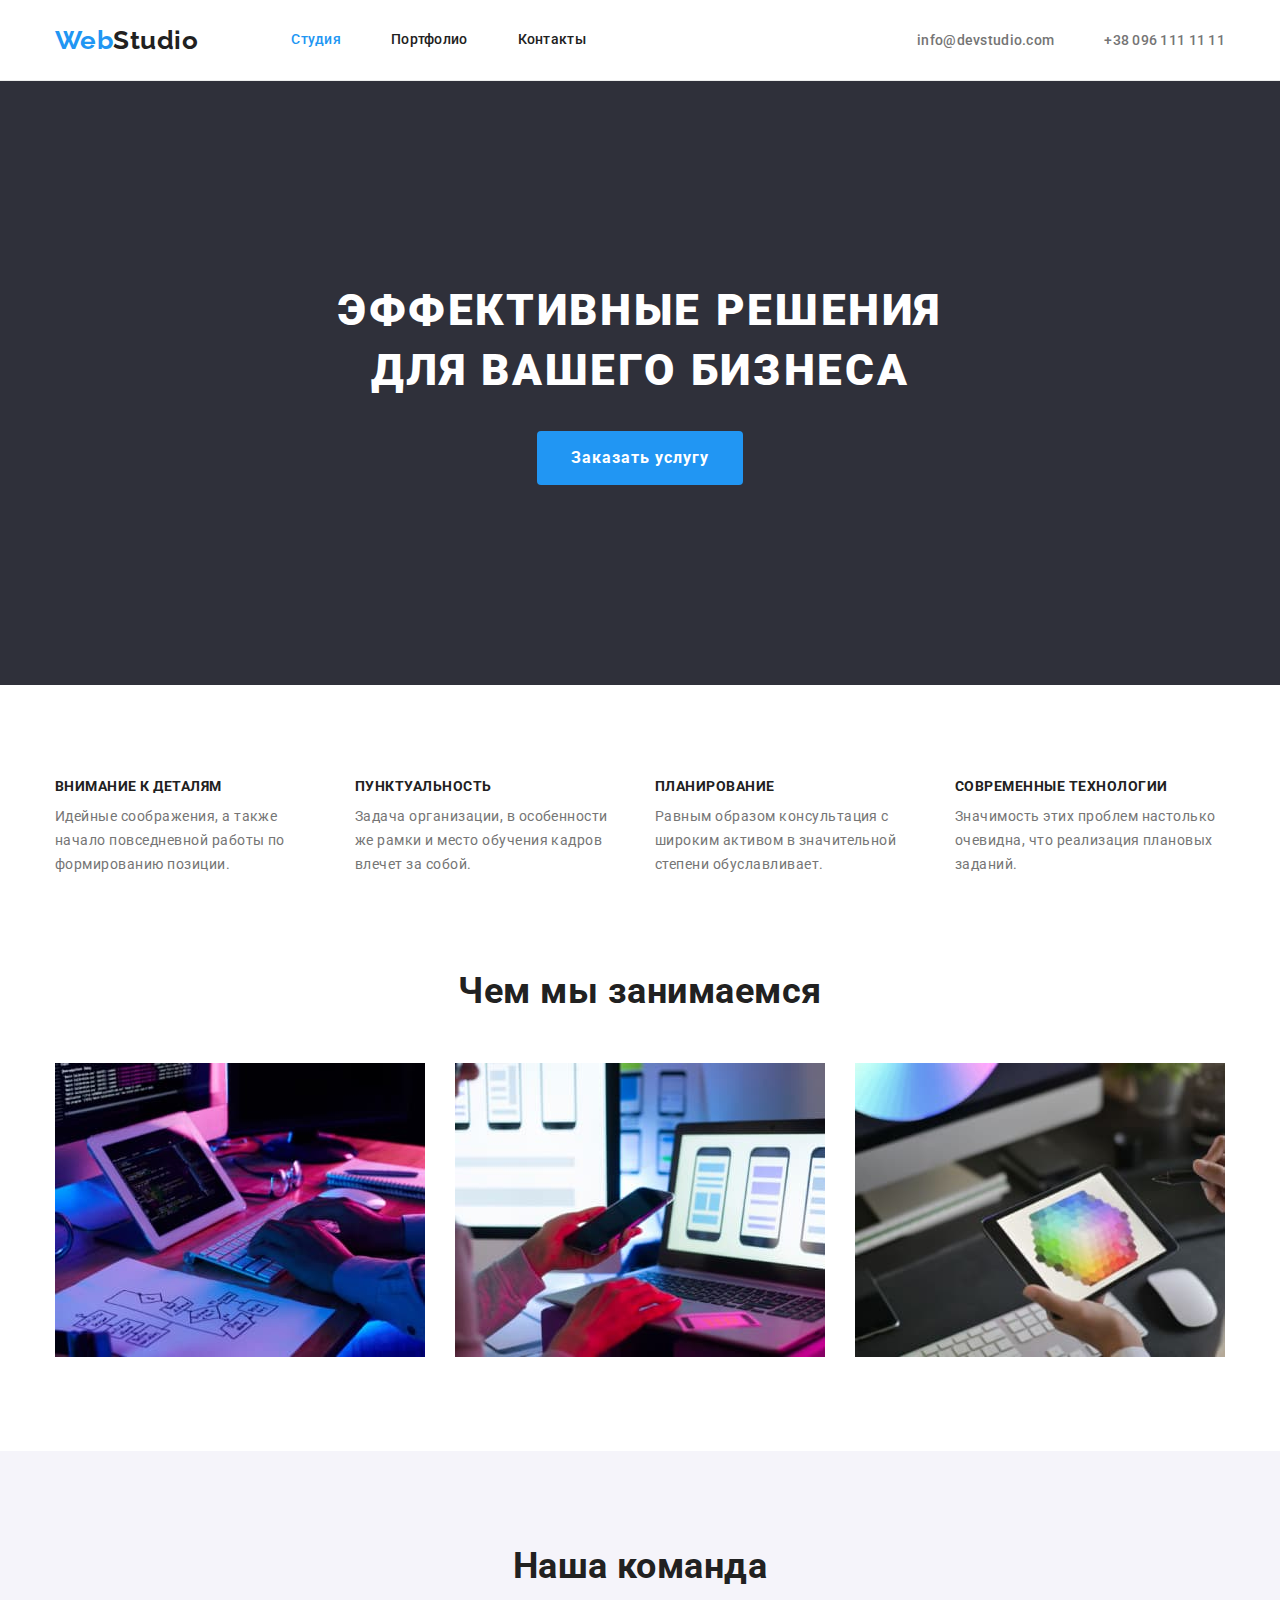
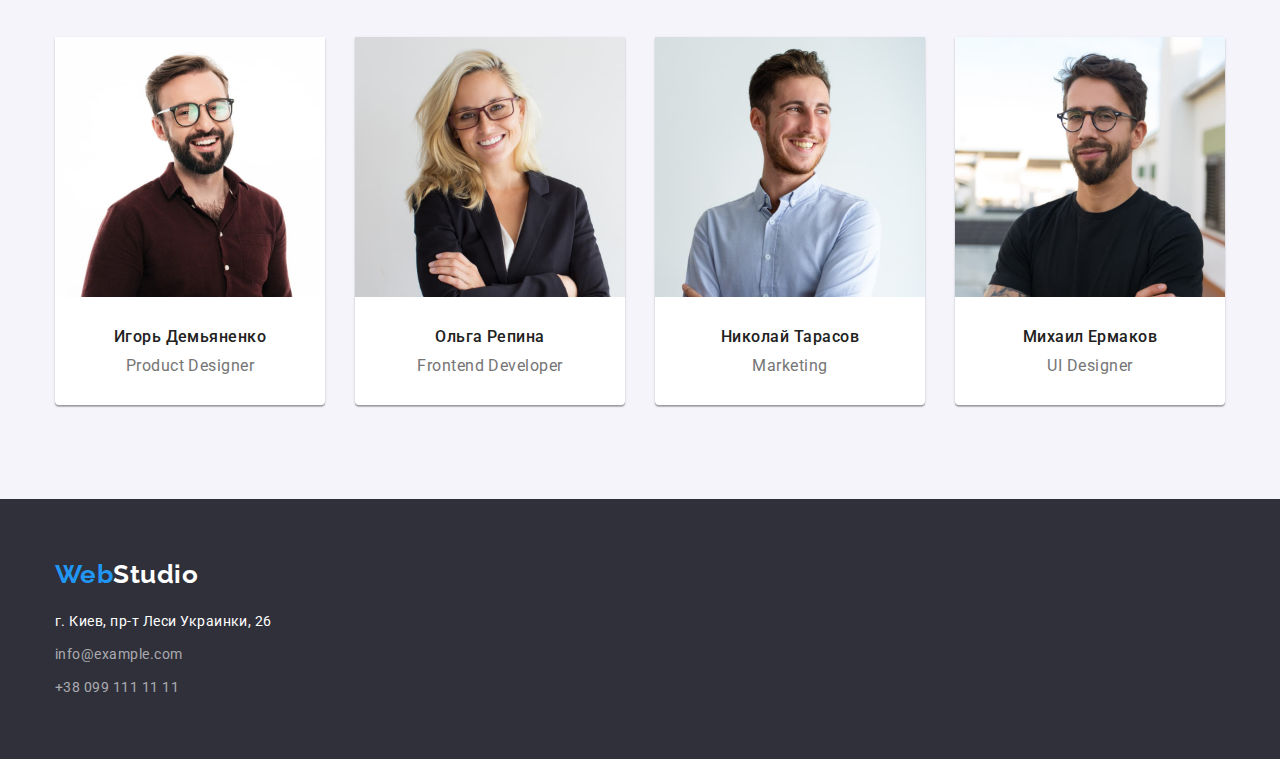
<file: index.html>
<!DOCTYPE html>
<html lang="ru">
  <head>
    <meta charset="UTF-8" />
    <meta http-equiv="X-UA-Compatible" content="IE=edge" />
    <meta name="viewport" content="width=device-width, initial-scale=1.0" />
    <title>Студия</title>
    <link
      rel="stylesheet"
      href="https://cdnjs.cloudflare.com/ajax/libs/modern-normalize/1.1.0/modern-normalize.min.css"
    />
    <link rel="preconnect" href="https://fonts.googleapis.com" />
    <link rel="preconnect" href="https://fonts.gstatic.com" crossorigin />
    <link
      href="https://fonts.googleapis.com/css2?family=Raleway:wght@700&family=Roboto:wght@400;500;700;900&display=swap"
      rel="stylesheet"
    />
    <link rel="stylesheet" href="./css/styles.css" />
  </head>
  <body>
    <!--Верхняя линия-->
    <header class="header">
      <div class="container navigation">
        <a href="./index.html" class="logo"><span class="logo-text">Web</span>Studio</a>
        <nav class="main-nav">
          <ul class="site-nav list">
            <li class="item"><a href="./index.html" class="link current">Студия</a></li>
            <li class="item"><a href="./portfolio.html" class="link">Портфолио</a></li>
            <li class="item"><a href="" class="link">Контакты</a></li>
          </ul>
        </nav>
        <ul class="contacts list">
          <li class="item">
            <a href="mailto:info@devstudio.com" class="link">info@devstudio.com</a>
          </li>
          <li class="item"><a href="tel:+380961111111" class="link">+38 096 111 11 11</a></li>
        </ul>
      </div>
    </header>
    <main>
      <!--Герой hero-->
      <section class="hero">
        <div class="container">
          <h1 class="hero-title">Эффективные решения для вашего бизнеса</h1>
          <button type="button" class="button hero">Заказать услугу</button>
        </div>
      </section>

      <!--Преимущества-->

      <section class="section nopading">
        <div class="container">
          <h2 class="visually-hidden">Почему именно мы?</h2>
          <ul class="advantage list">
            <li class="item">
              <h3 class="title">Внимание к деталям</h3>
              <p class="text">
                Идейные соображения, а также начало повседневной работы по формированию позиции.
              </p>
            </li>
            <li class="item">
              <h3 class="title">Пунктуальность</h3>
              <p class="text">
                Задача организации, в особенности же рамки и место обучения кадров влечет за собой.
              </p>
            </li>
            <li class="item">
              <h3 class="title">Планирование</h3>
              <p class="text">
                Равным образом консультация с широким активом в значительной степени обуславливает.
              </p>
            </li>
            <li class="item">
              <h3 class="title">Современные технологии</h3>
              <p class="text">
                Значимость этих проблем настолько очевидна, что реализация плановых заданий.
              </p>
            </li>
          </ul>
        </div>
      </section>

      <!--Чем мы занимаемся-->

      <section class="section">
        <div class="container">
          <h2 class="section-title">Чем мы занимаемся</h2>
          <ul class="examples list">
            <li class="item">
              <img src="./images/1.jpg" alt="Пишем код для Windosw" width="370" />
            </li>
            <li class="item">
              <img src="./images/2.jpg" alt="Пишем код для Android" width="370" />
            </li>
            <li class="item"><img src="./images/3.jpg" alt="Пишем код для MacOS" width="370" /></li>
          </ul>
        </div>
      </section>

      <!--Наша команда-->

      <section class="section second">
        <div class="container">
          <h2 class="section-title">Наша команда</h2>
          <ul class="team list">
            <li class="item">
              <img src="./images/4.jpg" alt="Фото Игоря Демьяненко" width="270" />
              <div class="team-text">
                <h3 class="title">Игорь Демьяненко</h3>
                <p class="text">Product Designer</p>
              </div>
            </li>
            <li class="item">
              <img src="./images/5.jpg" alt="Фото Ольги Репиной" width="270" />
              <div class="team-text">
                <h3 class="title">Ольга Репина</h3>
                <p class="text">Frontend Developer</p>
              </div>
            </li>
            <li class="item">
              <img src="./images/6.jpg" alt="Фото Николая Тарасова" width="270" />
              <div class="team-text">
                <h3 class="title">Николай Тарасов</h3>
                <p class="text">Marketing</p>
              </div>
            </li>
            <li class="item">
              <img src="./images/7.jpg" alt="Фото Михаила Ермакова" width="270" />
              <div class="team-text">
                <h3 class="title">Михаил Ермаков</h3>
                <p class="text">UI Designer</p>
              </div>
            </li>
          </ul>
        </div>
      </section>
    </main>
    <!--Подвал-->
    <footer class="footer">
      <div class="container">
        <a href="./index.html" class="logo"
          ><span class="logo-text">Web</span><span class="logo-text-path">Studio</span></a
        >
        <address class="footer-address">
          <ul class="address list">
            <li class="item"><a href="" class="first">г. Киев, пр-т Леси Украинки, 26</a></li>
            <li class="item">
              <a href="mailto:info@example.com" class="link">info@example.com</a>
            </li>
            <li class="item"><a href="tel:+380991111111" class="link">+38 099 111 11 11</a></li>
          </ul>
        </address>
      </div>
    </footer>
  </body>
</html>
</file>
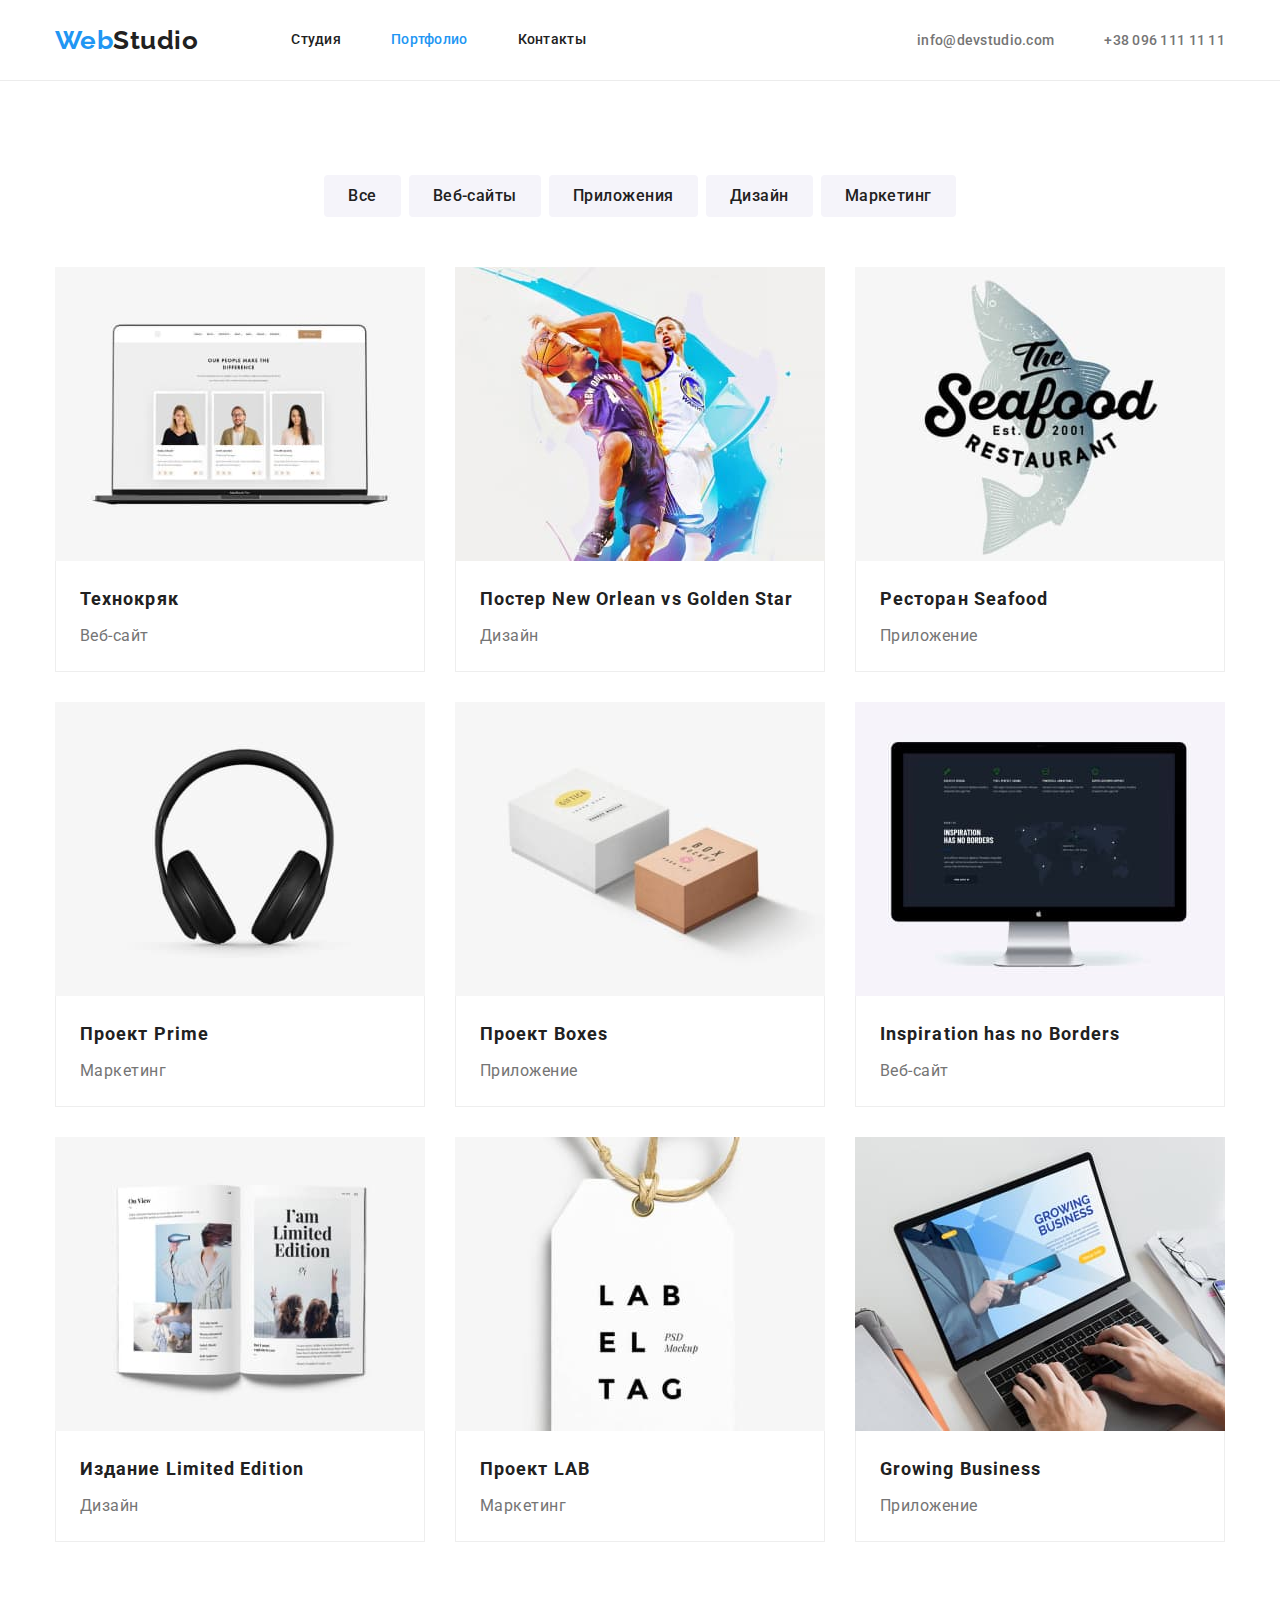
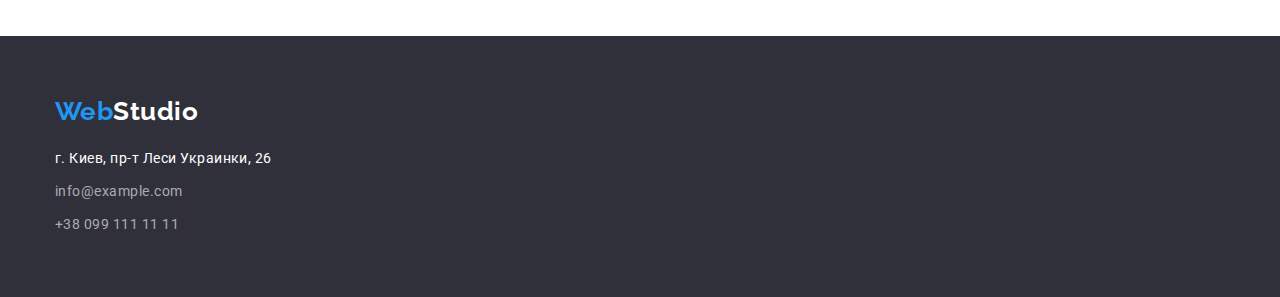
<file: portfolio.html>
<!DOCTYPE html>
<html lang="ru">
  <head>
    <meta charset="UTF-8" />
    <meta http-equiv="X-UA-Compatible" content="IE=edge" />
    <meta name="viewport" content="width=device-width, initial-scale=1.0" />
    <title>Студия</title>
    <link
      rel="stylesheet"
      href="https://cdnjs.cloudflare.com/ajax/libs/modern-normalize/1.1.0/modern-normalize.min.css"
    />
    <link rel="preconnect" href="https://fonts.googleapis.com" />
    <link rel="preconnect" href="https://fonts.gstatic.com" crossorigin />
    <link
      href="https://fonts.googleapis.com/css2?family=Raleway:wght@700&family=Roboto:wght@400;500;700;900&display=swap"
      rel="stylesheet"
    />
    <link rel="stylesheet" href="./css/styles.css" />
  </head>

  <body>
    <!--Верхняя линия-->
    <header class="header">
      <div class="container navigation">
        <a href="./index.html" class="logo"><span class="logo-text">Web</span>Studio</a>
        <nav class="main-nav">
          <ul class="site-nav list">
            <li class="item"><a href="./index.html" class="link">Студия</a></li>
            <li class="item"><a href="./portfolio.html" class="link current">Портфолио</a></li>
            <li class="item"><a href="" class="link">Контакты</a></li>
          </ul>
        </nav>
        <ul class="contacts list">
          <li class="item">
            <a href="mailto:info@devstudio.com" class="link">info@devstudio.com</a>
          </li>
          <li class="item"><a href="tel:+380961111111" class="link">+38 096 111 11 11</a></li>
        </ul>
      </div>
    </header>
    <main>
      <section class="section">
        <div class="container">
          <h1 class="visually-hidden">Наши проекты</h1>
          <ul class="filtr list">
            <li class="item"><button type="button" class="button">Все</button></li>
            <li class="item"><button type="button" class="button">Веб-сайты</button></li>
            <li class="item"><button type="button" class="button">Приложения</button></li>
            <li class="item"><button type="button" class="button">Дизайн</button></li>
            <li class="item"><button type="button" class="button">Маркетинг</button></li>
          </ul>
          <ul class="projects list">
            <li class="item">
              <a href="">
                <img
                  src="./images/tehcrak.jpg"
                  alt="основная веб-страница сайта Технокряк"
                  width="370"
                />
                <div class="projects-text-name">
                  <h2 class="title">Технокряк</h2>
                  <p class="text">Веб-сайт</p>
                </div>
              </a>
            </li>
            <li class="item">
              <a href="">
                <img src="./images/poster.jpg" alt="афиша баскетбольной игры" width="370" />
                <div class="projects-text-name">
                  <h2 class="title">Постер New Orlean vs Golden Star</h2>
                  <p class="text">Дизайн</p>
                </div>
              </a>
            </li>
            <li class="item">
              <a href="">
                <img
                  src="./images/restoran.jpg"
                  alt="фото логотипа приложения для ресторана"
                  width="370"
                />
                <div class="projects-text-name">
                  <h2 class="title">Ресторан Seafood</h2>
                  <p class="text">Приложение</p>
                </div>
              </a>
            </li>
            <li class="item">
              <a href="">
                <img src="./images/prime.jpg" alt="фото беспроводных наушников" width="370" />
                <div class="projects-text-name">
                  <h2 class="title">Проект Prime</h2>
                  <p class="text">Маркетинг</p>
                </div>
              </a>
            </li>
            <li class="item">
              <a href="">
                <img
                  src="./images/boxesis.jpg"
                  alt="изображение серой и коричневой картонной коробок"
                  width="370"
                />
                <div class="projects-text-name">
                  <h2 class="title">Проект Boxes</h2>
                  <p class="text">Приложение</p>
                </div>
              </a>
            </li>
            <li class="item">
              <a href="">
                <img
                  src="./images/bordersis.jpg"
                  alt="изображение главной веб-сайт страницы"
                  width="370"
                />
                <div class="projects-text-name">
                  <h2 class="title">Inspiration has no Borders</h2>
                  <p class="text">Веб-сайт</p>
                </div>
              </a>
            </li>
            <li class="item">
              <a href="">
                <img src="./images/limited-edition.jpg" alt="фото дизайна страницы" width="370" />
                <div class="projects-text-name">
                  <h2 class="title">Издание Limited Edition</h2>
                  <p class="text">Дизайн</p>
                </div>
              </a>
            </li>
            <li class="item">
              <a href="">
                <img src="./images/labi.jpg" alt="бирка с эмблемой компании" width="370" />
                <div class="projects-text-name">
                  <h2 class="title">Проект LAB</h2>
                  <p class="text">Маркетинг</p>
                </div>
              </a>
            </li>
            <li class="item">
              <a href="">
                <img
                  src="./images/growing-business.jpg"
                  alt="фото работы в приложении"
                  width="370"
                />
                <div class="projects-text-name">
                  <h2 class="title">Growing Business</h2>
                  <p class="text">Приложение</p>
                </div>
              </a>
            </li>
          </ul>
        </div>
      </section>
    </main>
    <!--Подвал-->
    <footer class="footer">
      <div class="container">
        <a href="./index.html" class="logo"
          ><span class="logo-text">Web</span><span class="logo-text-path">Studio</span></a
        >
        <address class="footer-address">
          <ul class="address list">
            <li class="item"><a href="" class="first">г. Киев, пр-т Леси Украинки, 26</a></li>
            <li class="item">
              <a href="mailto:info@example.com" class="link">info@example.com</a>
            </li>
            <li class="item"><a href="tel:+380991111111" class="link">+38 099 111 11 11</a></li>
          </ul>
        </address>
      </div>
    </footer>
  </body>
</html>
</file>
<file: css/styles.css>
:root {
  --primery-text-color: #757575;
  --title-text-color: #212121;
  --accent-text-color: #2196f3;
  --secondory-text-color: rgba(255, 255, 255, 0.6);
  --background-black-color: #2f303a;
  --background-white-color: #ffffff;
  --background-second-color: #e5e5e5;
  --background-alt-color: #f5f4fa;
  --border-color: #ececec;
  --border-color-second: #eeeeee;
}
body {
  background-color: var(--background-white-color);
  color: var(--primery-text-color);
  font-family: Roboto, sans-serif;
  letter-spacing: 0.03em;
}
/* Убирает точку в списке */
.list {
  list-style: none;
}
/* Убирает подчеркивание у ссылок */
a {
  text-decoration: none;
}
img {
  display: block;
}
/* Нижняя граница у heder */
.header {
  border-bottom: 1px solid var(--border-color);
}
/* собирает весь header вместе */
.container.navigation {
  display: flex;
  align-items: center;
}
/* Скрывает логические заголовки */
.visually-hidden {
  position: absolute;
  width: 1px;
  height: 1px;
  margin: -1px;
  border: 0;
  padding: 0;

  white-space: nowrap;
  clip-path: inset(100%);
  clip: rect(0 0 0 0);
  overflow: hidden;
}
.section {
  padding-top: 94px;
  padding-bottom: 94px;
  /* border: 2px solid tomato;
  background-color: teal; */
}
/* убирает нижний падинг */
.section.nopading {
  padding-bottom: 0;
}
.container {
  /* border: 2px solid tomato; */
  padding: 0 15px;
  width: 1200px;
  margin-left: auto;
  margin-right: auto;
}
/* Логотип Logo  */
.logo {
  color: var(--title-text-color);
  font-family: Raleway, sans-serif;
  font-weight: 700;
  font-size: 26px;
  line-height: 1.19;

  /* border: 2px solid tomato; */
}
.logo-text {
  color: var(--accent-text-color);
}
/* main-nav */
.main-nav {
  margin-left: 93px;
}

/* site-nav */
.site-nav {
  display: flex;
  margin-top: 0;
  margin-bottom: 0;
  margin-left: 0;
  padding: 0;
}
.site-nav .link {
  display: block;
  padding-top: 32px;
  padding-bottom: 32px;
  /* border: 2px solid tomato; */
}
.site-nav > .item:not(:last-child) {
  margin-right: 50px;
}

.site-nav .link {
  color: var(--title-text-color);
  font-weight: 500;
  font-size: 14px;
  line-height: 1.14;
  letter-spacing: 0.02em;

  /* border: 2px solid tomato; */
}
.site-nav .link:hover,
.site-nav .link:focus {
  color: var(--accent-text-color);
}
.site-nav .link.current {
  color: var(--accent-text-color);
}

/* contacts */
.contacts {
  display: flex;
  margin-left: auto;
  margin-top: 0;
  margin-bottom: 0;
  padding: 0;
}
.contacts > .item:not(:last-child) {
  margin-right: 50px;
}
.contacts .link {
  color: var(--primery-text-color);
  font-weight: 500;
  font-size: 14px;
  line-height: 1.14;
  letter-spacing: 0.02em;
  /* border: 2px solid tomato; */
}
.contacts .link:focus,
.contacts .link:hover {
  color: var(--accent-text-color);
}

/* hero */
.hero {
  text-align: center;
  padding-top: 200px;
  padding-bottom: 200px;
  background-color: var(--background-black-color);
}
.hero-title {
  width: 696px;
  margin-left: auto;
  margin-right: auto;
  margin-top: 0;
  margin-bottom: 30px;
  color: var(--background-white-color);
  font-weight: 900;
  font-size: 44px;
  line-height: 1.36;

  letter-spacing: 0.06em;
  text-transform: uppercase;
}
/* Заголовки h2 */
.section-title {
  margin-top: 0;
  margin-bottom: 50px;

  color: var(--title-text-color);
  font-weight: 700;
  font-size: 36px;
  line-height: 1.17;
  text-align: center;
}
/* фон не основной */

.section.second {
  background-color: var(--background-alt-color);
}

/* Преимущества advantage */
.advantage {
  display: flex;
  margin: 0;
  padding: 0;
}
.advantage > .item {
  min-width: 270px;
}
.advantage > .item:not(:last-child) {
  margin-right: 30px;
}

.advantage .title {
  margin-top: 0;
  margin-bottom: 10px;
  color: var(--title-text-color);
  font-weight: 700;
  font-size: 14px;
  line-height: 1.14;
  text-transform: uppercase;
}
.advantage .text {
  margin: 0;
  font-size: 14px;
  line-height: 1.71;
}

/*  <!--Чем мы занимаемся--> */
.section .examples {
  display: flex;
  flex-wrap: wrap;
  margin-top: 0;
  margin-bottom: 0;
  padding: 0;
  /* border: 2px solid tomato; */
}
.examples > .item:not(:last-child) {
  margin-right: 30px;
}
/* <!--Наша команда--> */
.section .team {
  display: flex;
  text-align: center;
  margin: 0;
  padding: 0;
}
.team > .item {
  width: 270px;
  box-shadow: 0px 1px 3px rgba(0, 0, 0, 0.12), 0px 1px 1px rgba(0, 0, 0, 0.14),
    0px 2px 1px rgba(0, 0, 0, 0.2);
  border-radius: 0px 0px 4px 4px;
  background-color: var(--background-white-color);
}
.team > .item:not(:last-child) {
  margin-right: 30px;
}
.team-text {
  padding-top: 30px;
  padding-bottom: 30px;
}
.team .title {
  margin-top: 0;
  margin-bottom: 10px;
  color: var(--title-text-color);
  font-weight: 500;
  font-size: 16px;
  line-height: 1.19;
}
.team .text {
  margin-top: 0;
  margin-bottom: 0;
  font-size: 16px;
  line-height: 1.19;
}

/* Кнопка!!! */
.button {
  padding: 6px 22px;
  border-radius: 4px;
  border-color: transparent;
  color: var(--title-text-color);
  background-color: var(--background-alt-color);
  font-family: inherit;
  font-weight: 500;
  font-size: 16px;
  line-height: 1.63;
  letter-spacing: 0.03em;
  cursor: pointer;
}
.button:hover,
.button:focus {
  color: var(--background-white-color);
  background-color: var(--accent-text-color);
}
.button.hero {
  padding: 10px 32px;
  color: var(--background-white-color);
  background-color: var(--accent-text-color);
  font-weight: 700;
  font-size: 16px;
  line-height: 1.88;
  letter-spacing: 0.06em;
}

/* footer */
.footer {
  padding-top: 60px;
  padding-bottom: 60px;
  background-color: var(--background-black-color);
}

.logo-text-path {
  color: var(--background-white-color);
}
.footer-address {
  margin-top: 20px;
}
.address {
  margin-top: 0;
  margin-bottom: 0;
  padding: 0;
  font-style: normal;
  font-size: 14px;
  line-height: 1.71;
}
.address > .item:not(:last-child) {
  margin-bottom: 9px;
}

.address .first {
  color: var(--background-white-color);
}
.address .link {
  color: var(--secondory-text-color);
}
.address .link:hover,
.address .link:focus {
  color: var(--accent-text-color);
}

/* Страница Портфолио */
.section .filtr {
  display: flex;
  justify-content: center;
  margin-top: 0;
  margin-bottom: 50px;
  /* border: 2px solid tomato; */
}
.filtr {
  padding-left: 0;
}
.filtr > .item:not(:last-child) {
  margin-right: 8px;
}
.section .projects {
  display: flex;
  flex-wrap: wrap;
  margin: 0;
  padding: 0;
}
.projects > .item {
  width: 370px;
}
.projects > .item:not(:nth-child(3n)) {
  margin-right: 30px;
}
.projects > .item:not(:nth-last-child(-n + 3)) {
  margin-bottom: 30px;
}

.projects-text-name {
  padding: 20px 24px;
  border-bottom: 1px solid var(--border-color-second);
  border-left: 1px solid var(--border-color-second);
  border-right: 1px solid var(--border-color-second);
  /* background-color: tomato; */
}

.projects .title {
  padding-left: 0;

  margin-top: 0;
  margin-bottom: 4px;
  color: var(--title-text-color);
  font-weight: 700;
  font-size: 18px;
  line-height: 2;
  letter-spacing: 0.06em;
}
.projects .text {
  padding-left: 0;
  margin-top: 0;
  margin-bottom: 0;
  color: var(--primery-text-color);
  font-size: 16px;
  line-height: 1.88;
}
</file>
